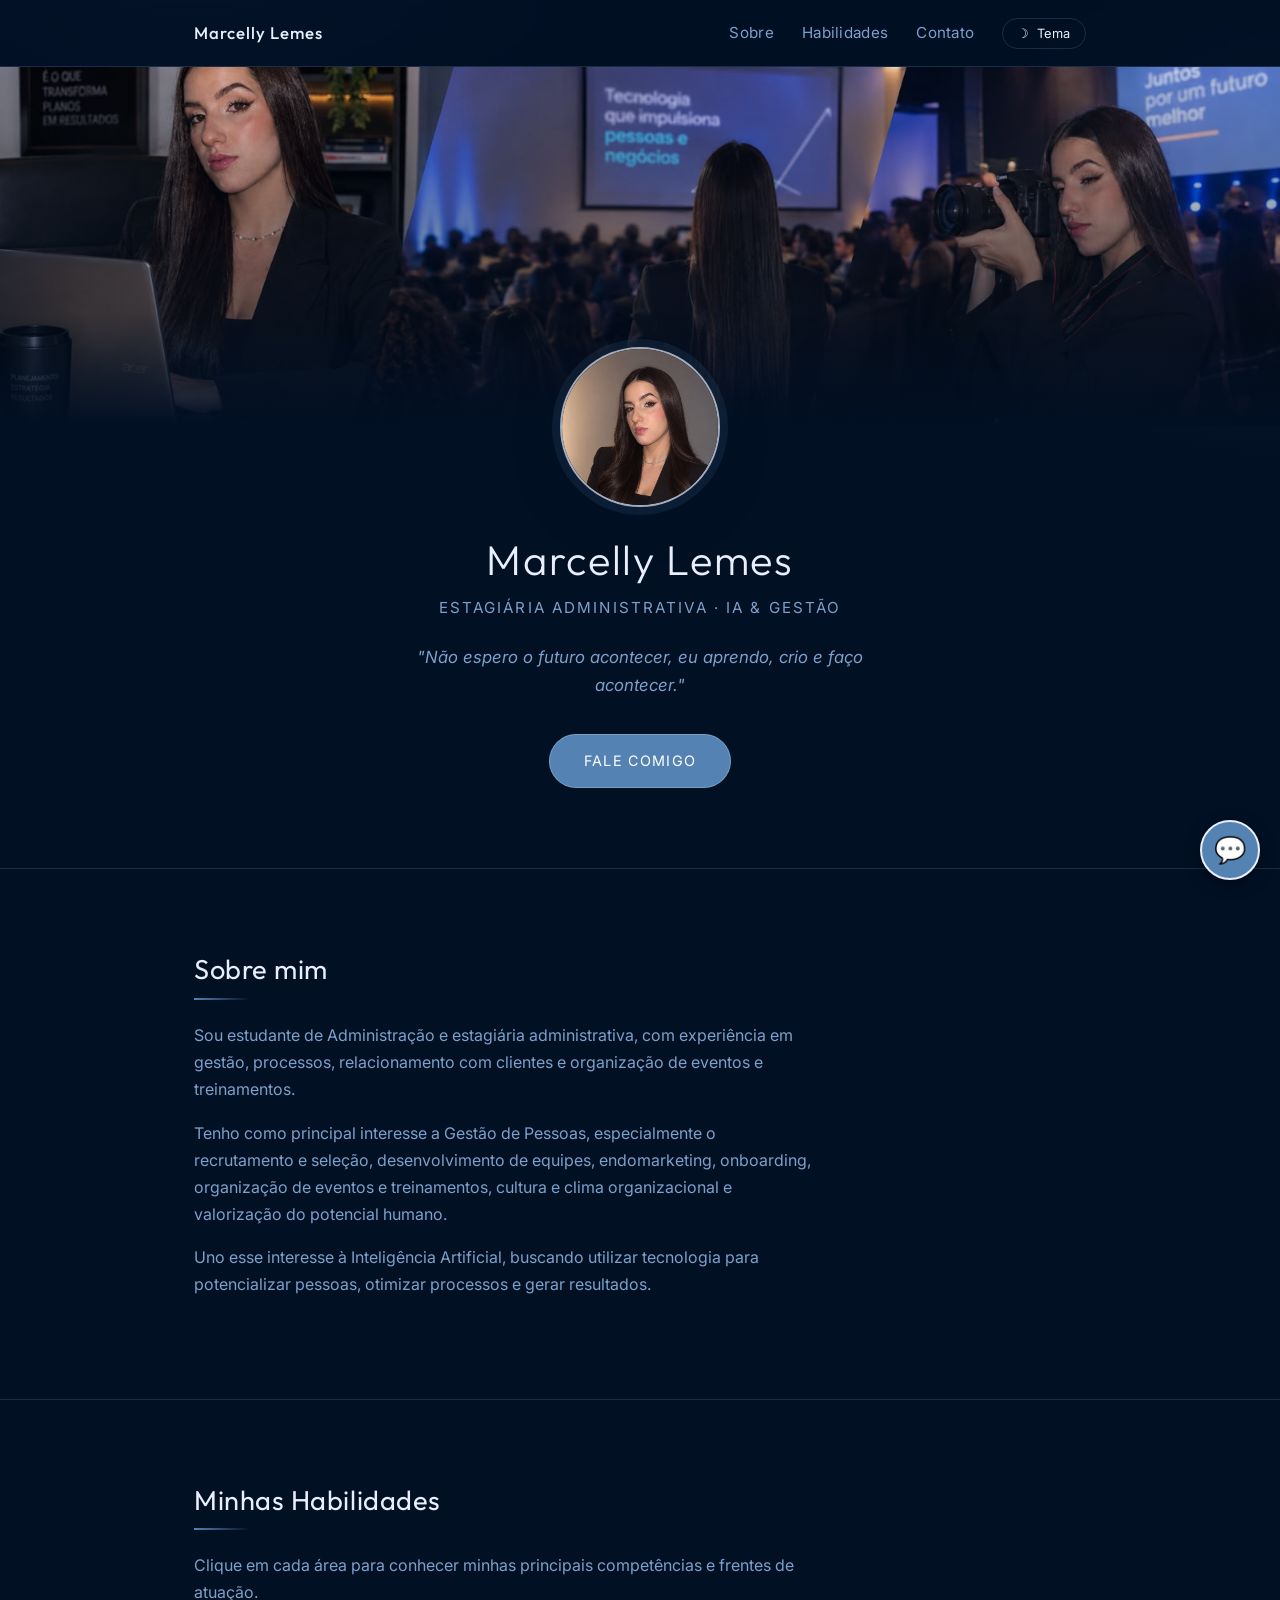
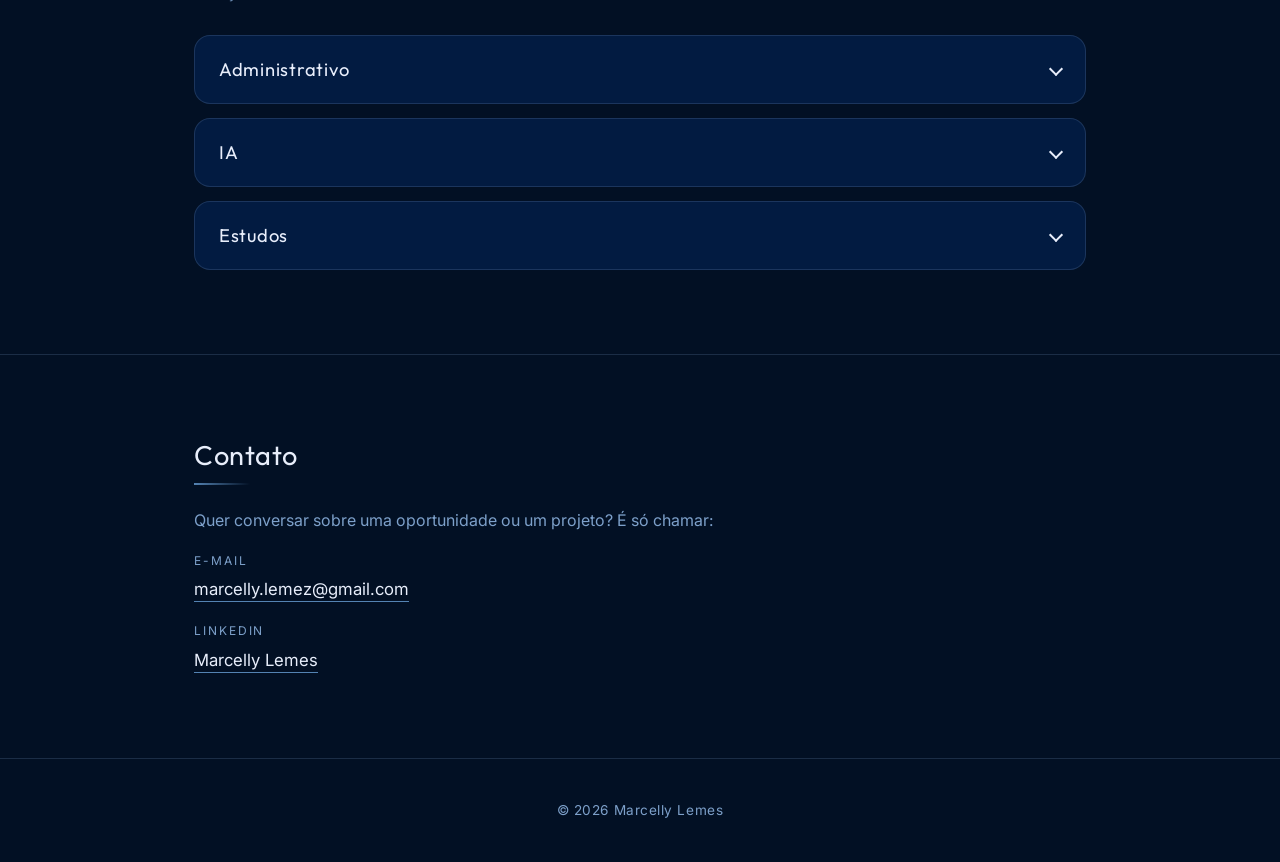
<file: index.html>
<!DOCTYPE html>
<html lang="pt-BR" data-theme="dark">
<head>
  <meta charset="UTF-8" />
  <meta name="viewport" content="width=device-width, initial-scale=1.0" />
  <title>Marcelly Lemes | Estagiária Administrativa</title>

  <!--
    Fontes do Google Fonts:
    - Outfit: títulos (ar geométrico e futurista)
    - Inter: texto do corpo (bem legível em telas)
    É só um <link>, não precisa instalar nada.
  -->
  <link rel="preconnect" href="https://fonts.googleapis.com" />
  <link rel="preconnect" href="https://fonts.gstatic.com" crossorigin />
  <link href="https://fonts.googleapis.com/css2?family=Inter:wght@400;500;600&family=Outfit:wght@300;400;500;600&display=swap" rel="stylesheet" />

  <!-- Caminho relativo: funciona mesmo se o site estiver numa subpasta -->
  <link rel="stylesheet" href="style.css" />

  <!--
    Este script roda ANTES da página aparecer.
    Lê o tema salvo no navegador e aplica no <html>, para o site
    já abrir na cor certa, sem "piscar".
  -->
  <script>
    (function () {
      try {
        var temaSalvo = localStorage.getItem("tema");
        if (temaSalvo === "light" || temaSalvo === "dark") {
          document.documentElement.setAttribute("data-theme", temaSalvo);
        }
      } catch (e) {
        // Se o navegador bloquear o localStorage, seguimos com o tema padrão.
      }
    })();
  </script>
</head>

<body>
  <!-- ======================= CABEÇALHO / MENU ======================= -->
  <header class="cabecalho">
    <div class="container cabecalho__conteudo">
      <a href="#topo" class="cabecalho__logo">Marcelly Lemes</a>

      <!-- Botão que vira "três risquinhos" no celular -->
      <button
        class="menu-botao"
        id="menuBotao"
        aria-label="Abrir menu"
        aria-expanded="false"
        aria-controls="menuLista"
      >
        <span class="menu-botao__risco"></span>
        <span class="menu-botao__risco"></span>
        <span class="menu-botao__risco"></span>
      </button>

      <nav class="menu">
        <ul class="menu__lista" id="menuLista">
          <li><a href="#sobre" class="menu__link">Sobre</a></li>
          <li><a href="#habilidades" class="menu__link">Habilidades</a></li>
          <li><a href="#contato" class="menu__link">Contato</a></li>
          <li>
            <!-- Botão que alterna entre tema escuro e claro -->
            <button class="tema-botao" id="temaBotao" aria-label="Alternar tema">
              <span class="tema-botao__icone" aria-hidden="true">&#9789;</span>
              <span class="tema-botao__texto">Tema</span>
            </button>
          </li>
        </ul>
      </nav>
    </div>
  </header>

  <main>
    <!-- ======================= TOPO (HERO) ======================= -->
    <section class="hero" id="topo">
      <!-- Imagem de capa ao fundo (com degradê por cima, feito no CSS) -->
      <div class="hero__capa" aria-hidden="true"></div>

      <div class="container hero__conteudo">
        <!-- Foto de perfil circular -->
        <img
          class="hero__foto"
          src="img/perfil.jpg"
          alt="Foto de Marcelly Lemes"
          width="160"
          height="160"
        />

        <h1 class="hero__titulo">Marcelly Lemes</h1>
        <p class="hero__cargo">Estagiária Administrativa &middot; IA &amp; Gestão</p>
        <p class="hero__frase">
          "Não espero o futuro acontecer, eu aprendo, crio e faço acontecer."
        </p>
        <a
          href="https://wa.me/qr/GWLLVHUDILP6O1"
          class="botao"
          target="_blank"
          rel="noopener"
        >Fale comigo</a>
      </div>
    </section>

    <!-- ======================= SOBRE ======================= -->
    <section class="secao secao--animada" id="sobre">
      <div class="container">
        <h2 class="secao__titulo">Sobre mim</h2>
        <p class="secao__texto">
          Sou estudante de Administração e estagiária administrativa, com
          experiência em gestão, processos, relacionamento com clientes e
          organização de eventos e treinamentos.
        </p>
        <p class="secao__texto">
          Tenho como principal interesse a Gestão de Pessoas, especialmente o
          recrutamento e seleção, desenvolvimento de equipes, endomarketing,
          onboarding, organização de eventos e treinamentos, cultura e clima
          organizacional e valorização do potencial humano.
        </p>
        <p class="secao__texto">
          Uno esse interesse à Inteligência Artificial, buscando utilizar
          tecnologia para potencializar pessoas, otimizar processos e gerar
          resultados.
        </p>
      </div>
    </section>

    <!-- ======================= HABILIDADES (ACORDEÃO) ======================= -->
    <section class="secao secao--animada" id="habilidades">
      <div class="container">
        <h2 class="secao__titulo">Minhas Habilidades</h2>
        <p class="secao__texto">
          Clique em cada área para conhecer minhas principais competências e
          frentes de atuação.
        </p>

        <!--
          Cada "habilidade" é um botão (o título) + um painel (a lista).
          O JavaScript abre um painel por vez e fecha os outros.
        -->
        <div class="acordeao" id="acordeao">

          <!-- Habilidade 1 -->
          <div class="acordeao__item">
            <button
              class="acordeao__titulo"
              aria-expanded="false"
              aria-controls="painel-administrativo"
              id="botao-administrativo"
            >
              <span>Administrativo</span>
              <span class="acordeao__seta" aria-hidden="true"></span>
            </button>
            <div
              class="acordeao__painel"
              id="painel-administrativo"
              role="region"
              aria-labelledby="botao-administrativo"
            >
              <ul class="acordeao__lista">
                <li>Organização de processos, rotinas administrativas, documentos e suporte às operações.</li>
                <li>Acompanhamento financeiro, lançamento de boletos e notas fiscais, organização de informações, controles, apoio à tomada de decisões e cobrança.</li>
                <li><strong>Relacionamento com Clientes:</strong> atendimento, comunicação, acompanhamento de clientes e construção de relacionamentos profissionais.</li>
                <li>Organização, acompanhamento e controle de contratos e documentos.</li>
                <li>Gerenciamento das mídias sociais, planejamento de ações, criação de conteúdos, comunicação digital e criação das estratégias de divulgação.</li>
                <li>Planejamento e organização de eventos, palestras, workshops, treinamentos e experiências educacionais.</li>
              </ul>
            </div>
          </div>

          <!-- Habilidade 2 -->
          <div class="acordeao__item">
            <button
              class="acordeao__titulo"
              aria-expanded="false"
              aria-controls="painel-ia"
              id="botao-ia"
            >
              <span>IA</span>
              <span class="acordeao__seta" aria-hidden="true"></span>
            </button>
            <div
              class="acordeao__painel"
              id="painel-ia"
              role="region"
              aria-labelledby="botao-ia"
            >
              <ul class="acordeao__lista">
                <li>Aplicação de ferramentas de IA para otimizar processos, aumentar produtividade e desenvolver novas soluções.</li>
                <li>Utilização da Inteligência Artificial para análise de informações, automação de tarefas, geração de relatórios e apoio à tomada de decisões.</li>
                <li><strong>Apoio Pedagógico e em Sala de Aula:</strong> suporte na organização, preparação e execução de aulas, treinamentos e atividades práticas.</li>
                <li>Desenvolvimento e estruturação de sites, páginas, projetos digitais e soluções voltadas para negócios.</li>
                <li>Criação e estruturação de automações para reduzir tarefas repetitivas, melhorar processos e aumentar a eficiência.</li>
              </ul>
            </div>
          </div>

          <!-- Habilidade 3 -->
          <div class="acordeao__item">
            <button
              class="acordeao__titulo"
              aria-expanded="false"
              aria-controls="painel-estudos"
              id="botao-estudos"
            >
              <span>Estudos</span>
              <span class="acordeao__seta" aria-hidden="true"></span>
            </button>
            <div
              class="acordeao__painel"
              id="painel-estudos"
              role="region"
              aria-labelledby="botao-estudos"
            >
              <ul class="acordeao__lista">
                <li>Busca contínua por conhecimento, novas tecnologias, ferramentas e metodologias aplicáveis ao mercado.</li>
                <li><strong>Projetos de Pesquisa e Inovação:</strong> participação em projetos científicos relacionados à Inteligência Artificial e sua aplicação no ambiente educacional.</li>
                <li><strong>Gestão de Empresas:</strong> visão integrada de processos, pessoas, tecnologia e estratégias para apoiar o desenvolvimento e os resultados das organizações.</li>
                <li><strong>Tecnologia e Inovação:</strong> integração entre tecnologia, Inteligência Artificial e gestão para desenvolver soluções práticas e inovadoras.</li>
              </ul>
            </div>
          </div>

        </div>
      </div>
    </section>

    <!-- ======================= CONTATO ======================= -->
    <section class="secao secao--animada" id="contato">
      <div class="container">
        <h2 class="secao__titulo">Contato</h2>
        <p class="secao__texto">
          Quer conversar sobre uma oportunidade ou um projeto? É só chamar:
        </p>
        <ul class="contato__lista">
          <li>
            <span class="contato__rotulo">E-mail</span>
            <a href="mailto:marcelly.lemez@gmail.com" class="contato__link">
              marcelly.lemez@gmail.com
            </a>
          </li>
          <li>
            <span class="contato__rotulo">LinkedIn</span>
            <a
              href="https://www.linkedin.com/in/marcellylemes"
              class="contato__link"
              target="_blank"
              rel="noopener"
            >
              Marcelly Lemes
            </a>
          </li>
        </ul>
      </div>
    </section>
  </main>

  <!-- ======================= RODAPÉ ======================= -->
  <footer class="rodape">
    <div class="container">
      <p>&copy; <span id="ano"></span> Marcelly Lemes</p>
    </div>
  </footer>

  <!-- Caminho relativo para o JavaScript -->
  <script src="script.js"></script>
  <script src="chat.js"></script>
</body>
</html>
</file>
<file: style.css>
/* =====================================================================
   VARIÁVEIS DE COR  (TEMA ESCURO = PADRÃO)
   ---------------------------------------------------------------------
   Todas as cores ficam guardadas aqui, em "variáveis CSS".
   Para mudar o visual do site inteiro, basta trocar estes valores.
   Paleta em tons de azul: do azul quase preto ao azul acinzentado.
   ===================================================================== */
:root {
  --cor-fundo: #021024;          /* fundo geral (azul mais escuro) */
  --cor-superficie: #052659;     /* cartões, cabeçalho, acordeão */
  --cor-destaque: #5483b3;       /* botões, links, detalhes */
  --cor-texto-suave: #7da0ca;    /* textos secundários (azul acinzentado) */
  --cor-texto: #e8eefb;          /* texto principal (branco levemente azul) */

  --cor-borda: rgba(125, 160, 202, 0.20);   /* linhas e bordas sutis */
  --cor-brilho: rgba(84, 131, 179, 0.35);   /* brilho azul suave */

  --largura-maxima: 940px;       /* largura máxima do conteúdo */
  --raio: 16px;                  /* arredondamento das bordas */
  --transicao: 0.25s ease;       /* velocidade padrão das animações */
}

/* =====================================================================
   TEMA CLARO
   ---------------------------------------------------------------------
   Quando o <html> recebe data-theme="light" (pelo botão de tema),
   só reescrevemos as cores. O resto do CSS continua igual.
   ===================================================================== */
:root[data-theme="light"] {
  --cor-fundo: #eef3fa;
  --cor-superficie: #ffffff;
  --cor-destaque: #052659;
  --cor-texto-suave: #5a7aa5;
  --cor-texto: #021024;

  --cor-borda: rgba(5, 38, 89, 0.14);
  --cor-brilho: rgba(84, 131, 179, 0.22);
}

/* =====================================================================
   RESET BÁSICO
   ---------------------------------------------------------------------
   Tira margens/paddings padrão do navegador e faz padding + borda
   contarem dentro da largura do elemento (box-sizing).
   ===================================================================== */
* {
  margin: 0;
  padding: 0;
  box-sizing: border-box;
}

/* Rolagem suave ao clicar nos links de âncora (#sobre, #contato...) */
html {
  scroll-behavior: smooth;
}

/* =====================================================================
   CORPO DA PÁGINA
   ---------------------------------------------------------------------
   O fundo tem, além da cor sólida, dois "brilhos" de luz azul bem
   suaves (radial-gradient) que dão o toque futurista sem poluir.
   ===================================================================== */
body {
  color: var(--cor-texto);
  background-color: var(--cor-fundo);
  background-image:
    radial-gradient(60vw 40vw at 15% -10%, rgba(84, 131, 179, 0.18), transparent 60%),
    radial-gradient(50vw 40vw at 100% 20%, rgba(125, 160, 202, 0.12), transparent 55%);
  background-attachment: fixed;   /* os brilhos ficam parados ao rolar */
  font-family: "Inter", -apple-system, BlinkMacSystemFont, "Segoe UI", Roboto, sans-serif;
  line-height: 1.7;
  transition: background-color var(--transicao), color var(--transicao);
}

/* Títulos usam a fonte Outfit, leve e com letras mais espaçadas */
h1, h2, h3 {
  font-family: "Outfit", -apple-system, BlinkMacSystemFont, "Segoe UI", Roboto, sans-serif;
  font-weight: 400;
  line-height: 1.2;
  letter-spacing: 0.02em;
}

/* =====================================================================
   CONTAINER  (centraliza o conteúdo e limita a largura)
   ===================================================================== */
.container {
  width: 100%;
  max-width: var(--largura-maxima);
  margin: 0 auto;
  padding: 0 24px;
}

/* =====================================================================
   CABEÇALHO / MENU
   ===================================================================== */
.cabecalho {
  position: sticky;              /* gruda no topo ao rolar */
  top: 0;
  z-index: 20;
  background-color: color-mix(in srgb, var(--cor-fundo) 80%, transparent);
  backdrop-filter: blur(10px);   /* leve desfoque no que passa por trás */
  border-bottom: 1px solid var(--cor-borda);
  transition: background-color var(--transicao), border-color var(--transicao);
}

.cabecalho__conteudo {
  display: flex;
  align-items: center;
  justify-content: space-between;
  min-height: 66px;
}

.cabecalho__logo {
  font-family: "Outfit", sans-serif;
  font-weight: 500;
  font-size: 1.05rem;
  letter-spacing: 0.06em;
  color: var(--cor-texto);
  text-decoration: none;
}

.menu__lista {
  list-style: none;              /* tira as bolinhas da lista */
  display: flex;
  align-items: center;
  gap: 28px;
}

.menu__link {
  color: var(--cor-texto-suave);
  text-decoration: none;
  font-size: 0.95rem;
  letter-spacing: 0.02em;
  transition: color var(--transicao);
}

.menu__link:hover {
  color: var(--cor-texto);
}

/* Botão de alternar tema (formato de "pílula") */
.tema-botao {
  display: inline-flex;
  align-items: center;
  gap: 7px;
  background: transparent;
  border: 1px solid var(--cor-borda);
  color: var(--cor-texto);
  padding: 7px 14px;
  border-radius: 999px;
  cursor: pointer;
  font-family: inherit;
  font-size: 0.8rem;
  letter-spacing: 0.04em;
  transition: border-color var(--transicao), color var(--transicao), background-color var(--transicao);
}

.tema-botao:hover {
  border-color: var(--cor-destaque);
  background-color: color-mix(in srgb, var(--cor-destaque) 14%, transparent);
}

/* =====================================================================
   BOTÃO "TRÊS RISQUINHOS" (HAMBÚRGUER)
   ---------------------------------------------------------------------
   Escondido no computador; aparece só no celular (ver @media no fim).
   ===================================================================== */
.menu-botao {
  display: none;
  flex-direction: column;
  gap: 5px;
  background: transparent;
  border: none;
  cursor: pointer;
  padding: 8px;
}

.menu-botao__risco {
  display: block;
  width: 24px;
  height: 2px;
  background-color: var(--cor-texto);
  transition: transform var(--transicao), opacity var(--transicao);
}

/* Menu aberto: os riscos viram um "X" */
.menu-botao.ativo .menu-botao__risco:nth-child(1) {
  transform: translateY(7px) rotate(45deg);
}
.menu-botao.ativo .menu-botao__risco:nth-child(2) {
  opacity: 0;
}
.menu-botao.ativo .menu-botao__risco:nth-child(3) {
  transform: translateY(-7px) rotate(-45deg);
}

/* =====================================================================
   TOPO (HERO)
   ===================================================================== */
.hero {
  position: relative;
  overflow: hidden;
  text-align: center;
  padding-bottom: 80px;          /* espaço só embaixo; a capa fica no topo */
}

/* Faixa de capa no topo.
   A imagem tem proporção 1600x595. Usando "aspect-ratio" igual à da
   imagem, a faixa tem exatamente a altura certa para mostrar a foto
   INTEIRA, sem cortar. O max-height evita que fique gigante em telas
   muito largas. */
.hero__capa {
  width: 100%;
  aspect-ratio: 1600 / 595;
  max-height: 360px;
  background-image:
    linear-gradient(180deg, rgba(2, 16, 36, 0.10) 0%, rgba(2, 16, 36, 0.50) 68%, var(--cor-fundo) 100%),
    url("img/capa.jpg");
  background-position: center;
  background-size: cover;
}

/* Conteúdo do topo: vem logo abaixo da capa, mas com margem negativa
   para a foto de perfil "subir" e ficar por cima da faixa. */
.hero__conteudo {
  position: relative;
  z-index: 1;
  margin-top: -80px;
  display: flex;
  flex-direction: column;
  align-items: center;
}

/* Foto de perfil redonda, com borda fina e brilho azul suave */
.hero__foto {
  width: 160px;
  height: 160px;
  border-radius: 50%;
  object-fit: cover;             /* recorta a foto sem distorcer */
  object-position: center 20%;   /* mostra a parte de cima (o rosto), não o centro */
  border: 2px solid rgba(232, 238, 251, 0.7);
  box-shadow: 0 0 0 8px rgba(84, 131, 179, 0.12),
              0 12px 40px rgba(2, 16, 36, 0.6);
  margin-bottom: 28px;
}

.hero__titulo {
  font-size: 2.6rem;
  font-weight: 300;
  letter-spacing: 0.04em;
  /* Usa a cor de texto do tema (não mais branco fixo), porque o título
     fica sobre o fundo da seção, não sobre a foto — no tema claro esse
     fundo é claro, e um branco fixo ficaria invisível. */
  color: var(--cor-texto);
}

.hero__cargo {
  margin-top: 10px;
  font-size: 0.95rem;
  letter-spacing: 0.14em;
  text-transform: uppercase;
  color: var(--cor-texto-suave);
}

.hero__frase {
  max-width: 480px;
  margin: 22px auto 34px;
  color: var(--cor-texto-suave);  /* acompanha o tema, em vez de um tom fixo */
  font-style: italic;
  font-size: 1.05rem;
}

/* =====================================================================
   BOTÃO PRINCIPAL  (ex.: "Fale comigo")
   ===================================================================== */
.botao {
  display: inline-block;
  background-color: var(--cor-destaque);
  color: #ffffff;
  text-decoration: none;
  font-size: 0.9rem;
  letter-spacing: 0.08em;
  text-transform: uppercase;
  padding: 14px 34px;
  border-radius: 999px;
  border: 1px solid rgba(232, 238, 251, 0.25);
  transition: transform var(--transicao), box-shadow var(--transicao);
}

.botao:hover {
  transform: translateY(-2px);
  box-shadow: 0 10px 30px var(--cor-brilho);
}

/* =====================================================================
   SEÇÕES (Sobre, Habilidades, Contato)
   ===================================================================== */
.secao {
  padding: 84px 0;
  border-top: 1px solid var(--cor-borda);
}

/* Título com uma linha fina em degradê azul embaixo (toque futurista) */
.secao__titulo {
  position: relative;
  font-size: 1.7rem;
  font-weight: 400;
  padding-bottom: 14px;
  margin-bottom: 22px;
}

.secao__titulo::after {
  content: "";
  position: absolute;
  left: 0;
  bottom: 0;
  width: 56px;
  height: 2px;
  background: linear-gradient(90deg, var(--cor-destaque), transparent);
}

.secao__texto {
  color: var(--cor-texto-suave);
  margin-bottom: 16px;
  max-width: 620px;
}

/* =====================================================================
   ANIMAÇÃO DE ENTRADA
   ---------------------------------------------------------------------
   As seções com a classe "secao--animada" começam invisíveis e um
   pouco abaixo. O JavaScript adiciona a classe "visivel" quando a
   seção entra na tela, e aí ela sobe suavemente.
   ===================================================================== */
.secao--animada {
  opacity: 0;
  transform: translateY(24px);
  transition: opacity 0.6s ease, transform 0.6s ease;
}

.secao--animada.visivel {
  opacity: 1;
  transform: translateY(0);
}

/* Se a pessoa preferir menos animações no sistema, respeitamos isso */
@media (prefers-reduced-motion: reduce) {
  .secao--animada {
    opacity: 1;
    transform: none;
    transition: none;
  }
  html {
    scroll-behavior: auto;
  }
}

/* =====================================================================
   ACORDEÃO DE HABILIDADES
   ---------------------------------------------------------------------
   Cada item tem um título (botão) e um painel (a lista de funções).
   O painel abre com uma transição de altura. Um abre por vez.
   ===================================================================== */
.acordeao {
  margin-top: 28px;
  display: flex;
  flex-direction: column;
  gap: 14px;
}

.acordeao__item {
  background-color: color-mix(in srgb, var(--cor-superficie) 55%, transparent);
  border: 1px solid var(--cor-borda);
  border-radius: var(--raio);
  overflow: hidden;
  transition: border-color var(--transicao), box-shadow var(--transicao);
}

/* Item aberto ganha um leve brilho azul na borda */
.acordeao__item.aberto {
  border-color: var(--cor-destaque);
  box-shadow: 0 0 28px var(--cor-brilho);
}

.acordeao__titulo {
  width: 100%;
  display: flex;
  align-items: center;
  justify-content: space-between;
  gap: 16px;
  background: transparent;
  border: none;
  cursor: pointer;
  color: var(--cor-texto);
  font-family: "Outfit", sans-serif;
  font-size: 1.15rem;
  letter-spacing: 0.04em;
  padding: 22px 24px;
  text-align: left;
  transition: color var(--transicao);
}

.acordeao__titulo:hover {
  color: var(--cor-destaque);
}

/* Seta: um pequeno "v" feito com duas bordas, que gira quando abre */
.acordeao__seta {
  width: 10px;
  height: 10px;
  border-right: 2px solid currentColor;
  border-bottom: 2px solid currentColor;
  transform: rotate(45deg);           /* aponta para baixo */
  transition: transform var(--transicao);
  flex-shrink: 0;
}

.acordeao__item.aberto .acordeao__seta {
  transform: rotate(-135deg);         /* aponta para cima quando aberto */
}

/* Painel: fechado tem altura 0; o JavaScript define a altura real ao abrir */
.acordeao__painel {
  max-height: 0;
  overflow: hidden;
  transition: max-height 0.35s ease;
}

.acordeao__lista {
  list-style: none;
  padding: 4px 24px 24px;
  display: flex;
  flex-direction: column;
  gap: 12px;
}

.acordeao__lista li {
  position: relative;
  padding-left: 20px;
  color: var(--cor-texto-suave);
  line-height: 1.6;              /* respiro extra: os textos agora são mais longos */
}

/* Quando a função tem um "rótulo" em destaque (ex.: "Relacionamento com Clientes:") */
.acordeao__lista li strong {
  color: var(--cor-texto);
  font-weight: 600;
}

/* Marcador em forma de "+" delicado antes de cada função */
.acordeao__lista li::before {
  content: "+";
  position: absolute;
  left: 0;
  top: 0;
  color: var(--cor-destaque);
}

/* =====================================================================
   CONTATO
   ===================================================================== */
.contato__lista {
  list-style: none;
  display: flex;
  flex-direction: column;
  gap: 18px;
  margin-top: 6px;
}

.contato__rotulo {
  display: block;
  font-size: 0.75rem;
  letter-spacing: 0.16em;
  text-transform: uppercase;
  color: var(--cor-texto-suave);
  margin-bottom: 4px;
}

.contato__link {
  color: var(--cor-texto);
  text-decoration: none;
  font-size: 1.05rem;
  border-bottom: 1px solid var(--cor-destaque);
  padding-bottom: 2px;
  transition: color var(--transicao);
}

.contato__link:hover {
  color: var(--cor-destaque);
}

/* =====================================================================
   RODAPÉ
   ===================================================================== */
.rodape {
  padding: 40px 0;
  border-top: 1px solid var(--cor-borda);
  text-align: center;
  color: var(--cor-texto-suave);
  font-size: 0.85rem;
  letter-spacing: 0.04em;
}

/* =====================================================================
   RESPONSIVO — CELULAR E TABLET (telas até 820px)
   ---------------------------------------------------------------------
   O menu horizontal some e vira o botão de três risquinhos.
   A lista de links aparece só quando o menu está aberto.
   ===================================================================== */
@media (max-width: 820px) {
  .menu-botao {
    display: flex;
  }

  .menu__lista {
    display: none;
    position: absolute;
    top: 66px;
    left: 0;
    right: 0;
    flex-direction: column;
    gap: 0;
    background-color: var(--cor-fundo);
    border-bottom: 1px solid var(--cor-borda);
    padding: 8px 0 16px;
  }

  .menu__lista.aberto {
    display: flex;
  }

  .menu__lista li {
    width: 100%;
  }

  .menu__link {
    display: block;
    padding: 14px 24px;
  }

  .menu__lista li:last-child {
    padding: 12px 24px 0;
  }

  .hero {
    padding-bottom: 60px;
  }

  .hero__titulo {
    font-size: 2rem;
  }

  .hero__foto {
    width: 130px;
    height: 130px;
  }

  /* No celular a foto sobe um pouco menos sobre a capa */
  .hero__conteudo {
    margin-top: -64px;
  }

  .secao {
    padding: 60px 0;
  }
}
</file>
